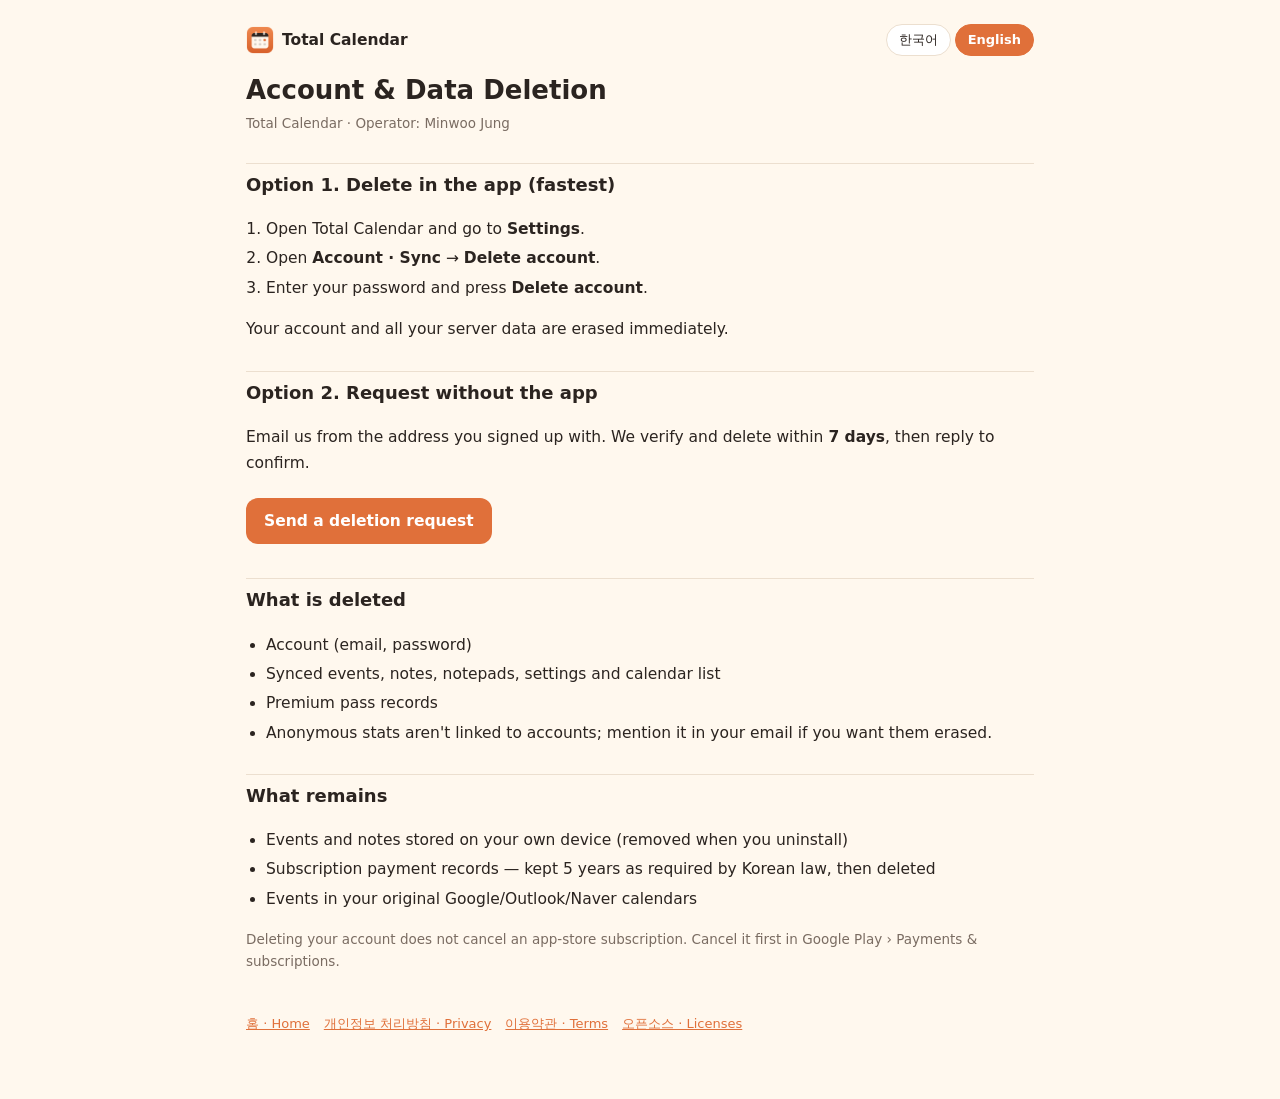
<file: docs/delete.html>
<!doctype html>
<html lang="ko">
<head>
<meta charset="utf-8">
<meta name="viewport" content="width=device-width, initial-scale=1">
<title>계정·자료 삭제 · Total Calendar</title>
<link rel="icon" href="img/icon.png">
<link rel="stylesheet" href="policy.css">
</head>
<body>
<div class="wrap">
<header><a class="home" href="./"><img src="img/icon.png" alt="">Total Calendar</a><span class="sp"></span>
<div class="lang"><button type="button" data-set="ko">한국어</button><button type="button" data-set="en">English</button></div></header>

<article data-l="ko">
<h1>계정·자료 삭제 안내</h1>
<p class="meta">Total Calendar · 운영자 정민우</p>

<h2>방법 1. 앱에서 바로 지우기 (가장 빠름)</h2>
<ol>
<li>Total Calendar를 열고 <b>설정</b>(톱니바퀴)으로 가요.</li>
<li><b>계정 · 동기화</b> → <b>계정 삭제</b>를 눌러 펼쳐요.</li>
<li>비밀번호를 한 번 더 넣고 <b>계정 삭제</b>를 눌러요.</li>
</ol>
<p>누르는 즉시 계정과 서버에 있는 내 자료가 모두 지워져요.</p>

<h2>방법 2. 앱 없이 요청하기</h2>
<p>앱을 지웠거나 쓸 수 없으면, 가입한 이메일 주소에서 아래 버튼으로 메일을 보내 주세요. 본인 확인 후 <b>7일 안에</b> 지우고 결과를 답장으로 알려 드려요.</p>
<a class="big" href="mailto:flskalsn@gmail.com?subject=%5BTotal%20Calendar%5D%20%EA%B3%84%EC%A0%95%20%EC%82%AD%EC%A0%9C%20%EC%9A%94%EC%B2%AD&body=%EC%A7%80%EC%9A%B8%20%EA%B3%84%EC%A0%95%20%EC%9D%B4%EB%A9%94%EC%9D%BC%3A%20">계정 삭제 요청 메일 보내기</a>

<h2>지워지는 것</h2>
<ul>
<li>계정(이메일·비밀번호)</li>
<li>동기화한 일정·메모·메모장·설정·캘린더 연결 목록</li>
<li>받은 프리미엄 이용권 기록</li>
<li>익명 사용 통계는 계정과 연결되지 않아 자동으로 지워지지 않아요. 지우길 원하면 메일에 함께 적어 주세요.</li>
</ul>
<h2>남는 것</h2>
<ul>
<li>내 기기 안에 저장된 일정·메모 (앱을 지우면 함께 지워져요)</li>
<li>유료 구독 결제 기록 — 법(전자상거래법)에 따라 5년 보관 후 삭제</li>
<li>Google·Outlook·네이버 등 원래 캘린더의 일정 (그 서비스에서 관리)</li>
</ul>
<p class="note">구독 중이라면 계정을 지워도 앱마켓 구독은 자동으로 해지되지 않아요. Google Play › 결제 및 정기 결제 › 정기 결제에서 먼저 해지해 주세요.</p>
</article>

<article data-l="en">
<h1>Account &amp; Data Deletion</h1>
<p class="meta">Total Calendar · Operator: Minwoo Jung</p>
<h2>Option 1. Delete in the app (fastest)</h2>
<ol><li>Open Total Calendar and go to <b>Settings</b>.</li><li>Open <b>Account · Sync</b> → <b>Delete account</b>.</li><li>Enter your password and press <b>Delete account</b>.</li></ol>
<p>Your account and all your server data are erased immediately.</p>
<h2>Option 2. Request without the app</h2>
<p>Email us from the address you signed up with. We verify and delete within <b>7 days</b>, then reply to confirm.</p>
<a class="big" href="mailto:flskalsn@gmail.com?subject=%5BTotal%20Calendar%5D%20Account%20deletion%20request&body=Account%20email%20to%20delete%3A%20">Send a deletion request</a>
<h2>What is deleted</h2>
<ul><li>Account (email, password)</li><li>Synced events, notes, notepads, settings and calendar list</li><li>Premium pass records</li><li>Anonymous stats aren't linked to accounts; mention it in your email if you want them erased.</li></ul>
<h2>What remains</h2>
<ul><li>Events and notes stored on your own device (removed when you uninstall)</li><li>Subscription payment records — kept 5 years as required by Korean law, then deleted</li><li>Events in your original Google/Outlook/Naver calendars</li></ul>
<p class="note">Deleting your account does not cancel an app-store subscription. Cancel it first in Google Play › Payments &amp; subscriptions.</p>
</article>

<footer><a href="./">홈 · Home</a><a href="privacy.html">개인정보 처리방침 · Privacy</a><a href="terms.html">이용약관 · Terms</a><a href="licenses.html">오픈소스 · Licenses</a></footer>
</div>
<script src="policy.js"></script>
</body>
</html>
</file>
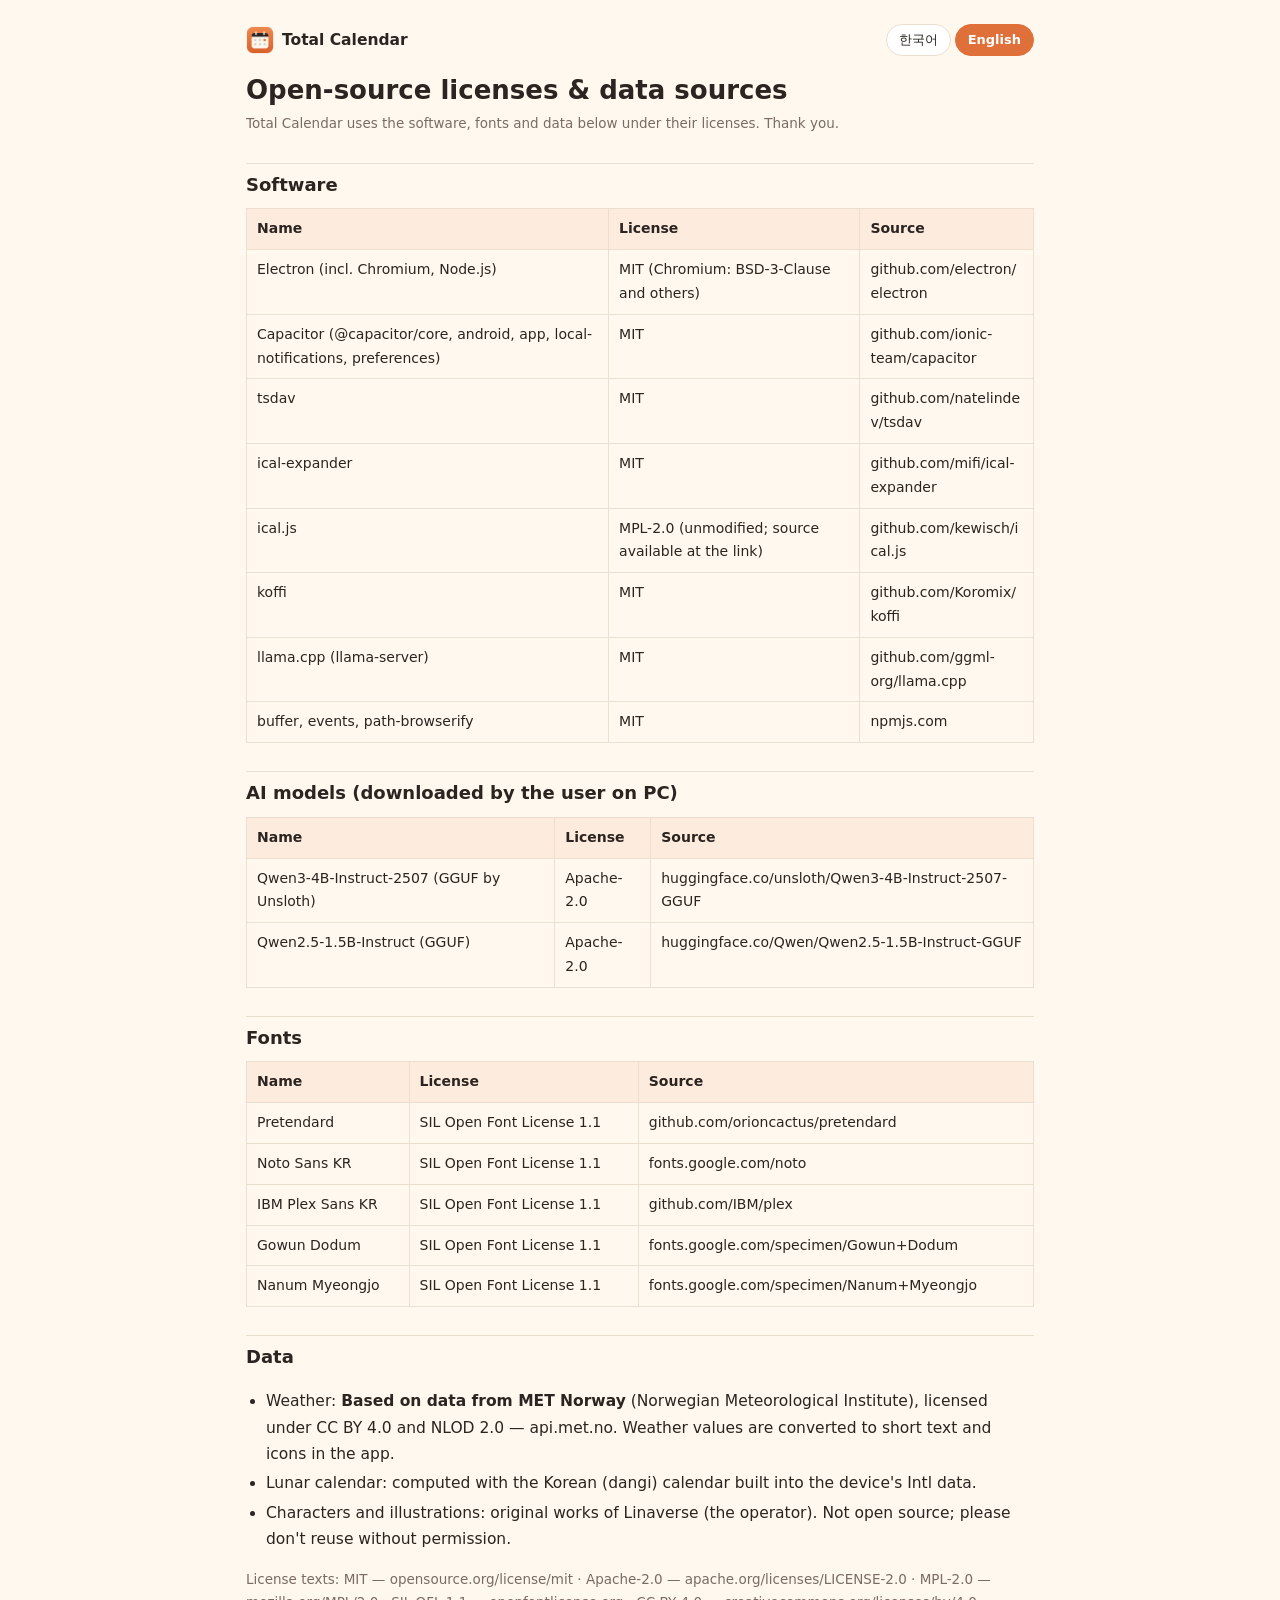
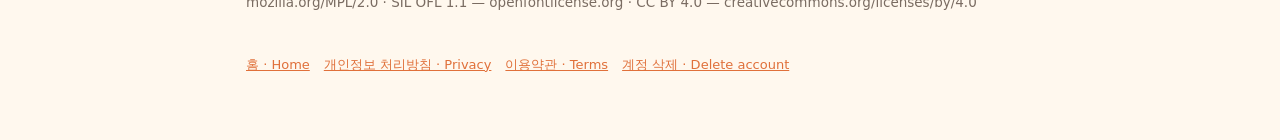
<file: docs/licenses.html>
<!doctype html>
<html lang="ko">
<head>
<meta charset="utf-8">
<meta name="viewport" content="width=device-width, initial-scale=1">
<title>오픈소스 라이선스 · Total Calendar</title>
<link rel="icon" href="img/icon.png">
<link rel="stylesheet" href="policy.css">
</head>
<body>
<div class="wrap">
<header><a class="home" href="./"><img src="img/icon.png" alt="">Total Calendar</a><span class="sp"></span>
<div class="lang"><button type="button" data-set="ko">한국어</button><button type="button" data-set="en">English</button></div></header>
<article data-l="ko"><h1>오픈소스 라이선스와 자료 출처</h1><p class="meta">Total Calendar는 아래 소프트웨어·글꼴·자료를 각 라이선스에 따라 사용해요. 고맙습니다.</p></article>
<article data-l="en"><h1>Open-source licenses &amp; data sources</h1><p class="meta">Total Calendar uses the software, fonts and data below under their licenses. Thank you.</p></article>

<h2>Software</h2>
<div class="tbl"><table class="stack">
<thead><tr><th>Name</th><th>License</th><th>Source</th></tr></thead>
<tbody>
<tr><td data-h="Name">Electron (incl. Chromium, Node.js)</td><td data-h="License">MIT (Chromium: BSD-3-Clause and others)</td><td data-h="Source">github.com/electron/electron</td></tr>
<tr><td data-h="Name">Capacitor (@capacitor/core, android, app, local-notifications, preferences)</td><td data-h="License">MIT</td><td data-h="Source">github.com/ionic-team/capacitor</td></tr>
<tr><td data-h="Name">tsdav</td><td data-h="License">MIT</td><td data-h="Source">github.com/natelindev/tsdav</td></tr>
<tr><td data-h="Name">ical-expander</td><td data-h="License">MIT</td><td data-h="Source">github.com/mifi/ical-expander</td></tr>
<tr><td data-h="Name">ical.js</td><td data-h="License">MPL-2.0 (unmodified; source available at the link)</td><td data-h="Source">github.com/kewisch/ical.js</td></tr>
<tr><td data-h="Name">koffi</td><td data-h="License">MIT</td><td data-h="Source">github.com/Koromix/koffi</td></tr>
<tr><td data-h="Name">llama.cpp (llama-server)</td><td data-h="License">MIT</td><td data-h="Source">github.com/ggml-org/llama.cpp</td></tr>
<tr><td data-h="Name">buffer, events, path-browserify</td><td data-h="License">MIT</td><td data-h="Source">npmjs.com</td></tr>
</tbody></table></div>

<h2>AI models (downloaded by the user on PC)</h2>
<div class="tbl"><table class="stack">
<thead><tr><th>Name</th><th>License</th><th>Source</th></tr></thead>
<tbody>
<tr><td data-h="Name">Qwen3-4B-Instruct-2507 (GGUF by Unsloth)</td><td data-h="License">Apache-2.0</td><td data-h="Source">huggingface.co/unsloth/Qwen3-4B-Instruct-2507-GGUF</td></tr>
<tr><td data-h="Name">Qwen2.5-1.5B-Instruct (GGUF)</td><td data-h="License">Apache-2.0</td><td data-h="Source">huggingface.co/Qwen/Qwen2.5-1.5B-Instruct-GGUF</td></tr>
</tbody></table></div>

<h2>Fonts</h2>
<div class="tbl"><table class="stack">
<thead><tr><th>Name</th><th>License</th><th>Source</th></tr></thead>
<tbody>
<tr><td data-h="Name">Pretendard</td><td data-h="License">SIL Open Font License 1.1</td><td data-h="Source">github.com/orioncactus/pretendard</td></tr>
<tr><td data-h="Name">Noto Sans KR</td><td data-h="License">SIL Open Font License 1.1</td><td data-h="Source">fonts.google.com/noto</td></tr>
<tr><td data-h="Name">IBM Plex Sans KR</td><td data-h="License">SIL Open Font License 1.1</td><td data-h="Source">github.com/IBM/plex</td></tr>
<tr><td data-h="Name">Gowun Dodum</td><td data-h="License">SIL Open Font License 1.1</td><td data-h="Source">fonts.google.com/specimen/Gowun+Dodum</td></tr>
<tr><td data-h="Name">Nanum Myeongjo</td><td data-h="License">SIL Open Font License 1.1</td><td data-h="Source">fonts.google.com/specimen/Nanum+Myeongjo</td></tr>
</tbody></table></div>

<h2>Data</h2>
<ul>
<li>Weather: <b>Based on data from MET Norway</b> (Norwegian Meteorological Institute), licensed under CC BY 4.0 and NLOD 2.0 — api.met.no. Weather values are converted to short text and icons in the app.</li>
<li>Lunar calendar: computed with the Korean (dangi) calendar built into the device's Intl data.</li>
<li>Characters and illustrations: original works of Linaverse (the operator). Not open source; please don't reuse without permission.</li>
</ul>
<p class="note">License texts: MIT — opensource.org/license/mit · Apache-2.0 — apache.org/licenses/LICENSE-2.0 · MPL-2.0 — mozilla.org/MPL/2.0 · SIL OFL 1.1 — openfontlicense.org · CC BY 4.0 — creativecommons.org/licenses/by/4.0</p>

<footer><a href="./">홈 · Home</a><a href="privacy.html">개인정보 처리방침 · Privacy</a><a href="terms.html">이용약관 · Terms</a><a href="delete.html">계정 삭제 · Delete account</a></footer>
</div>
<script src="policy.js"></script>
</body>
</html>
</file>
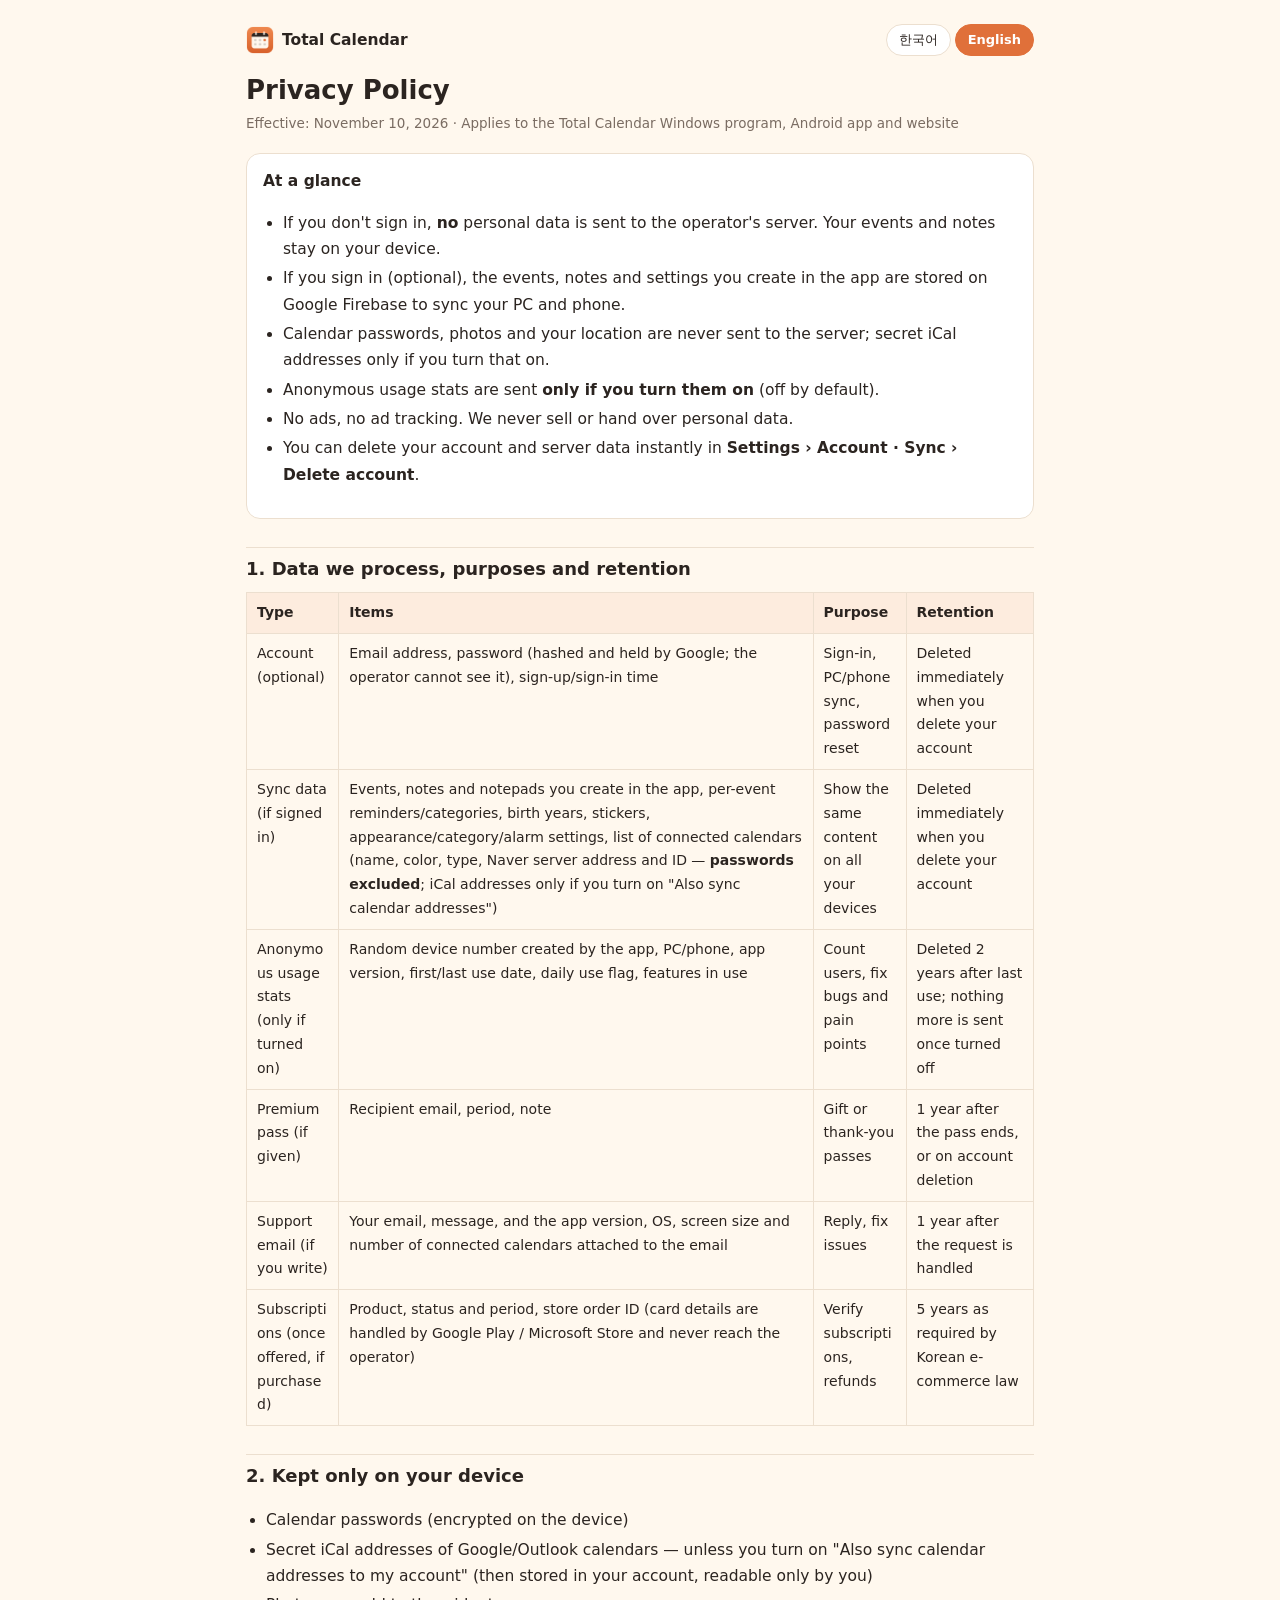
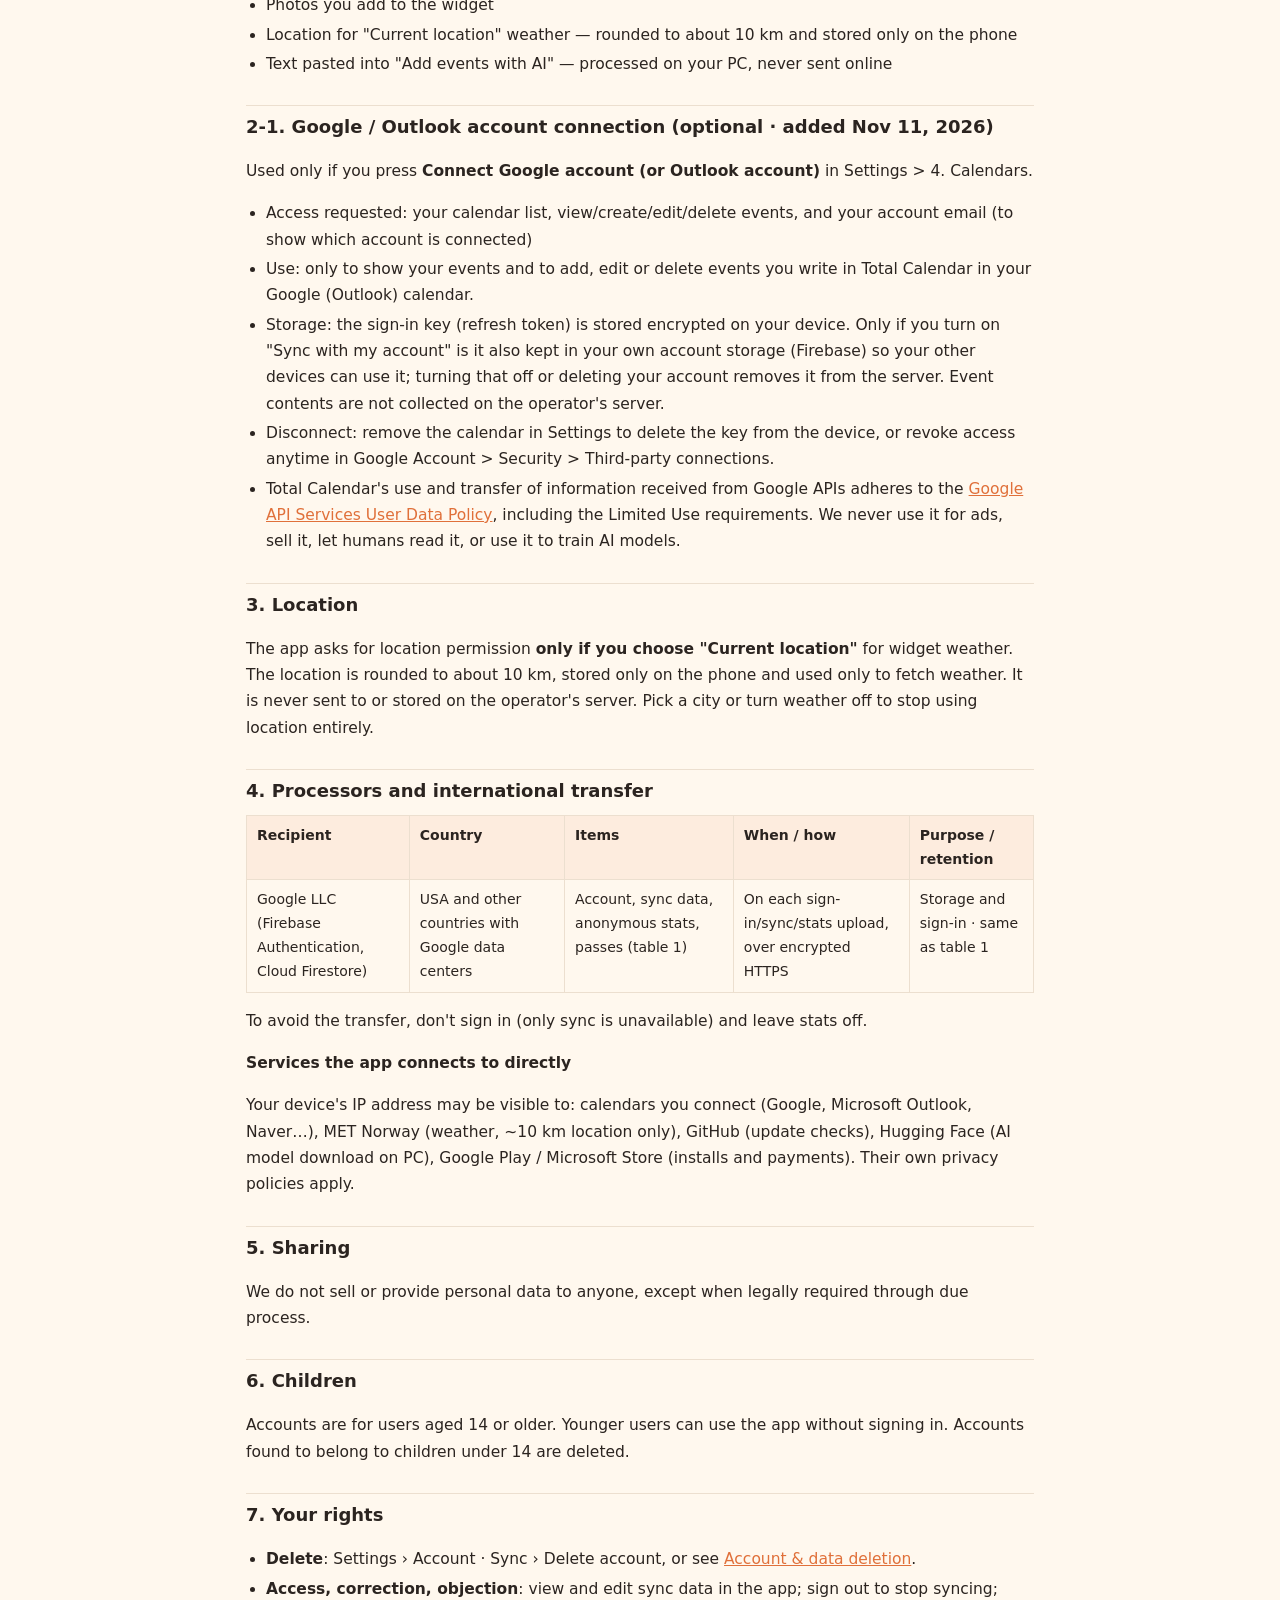
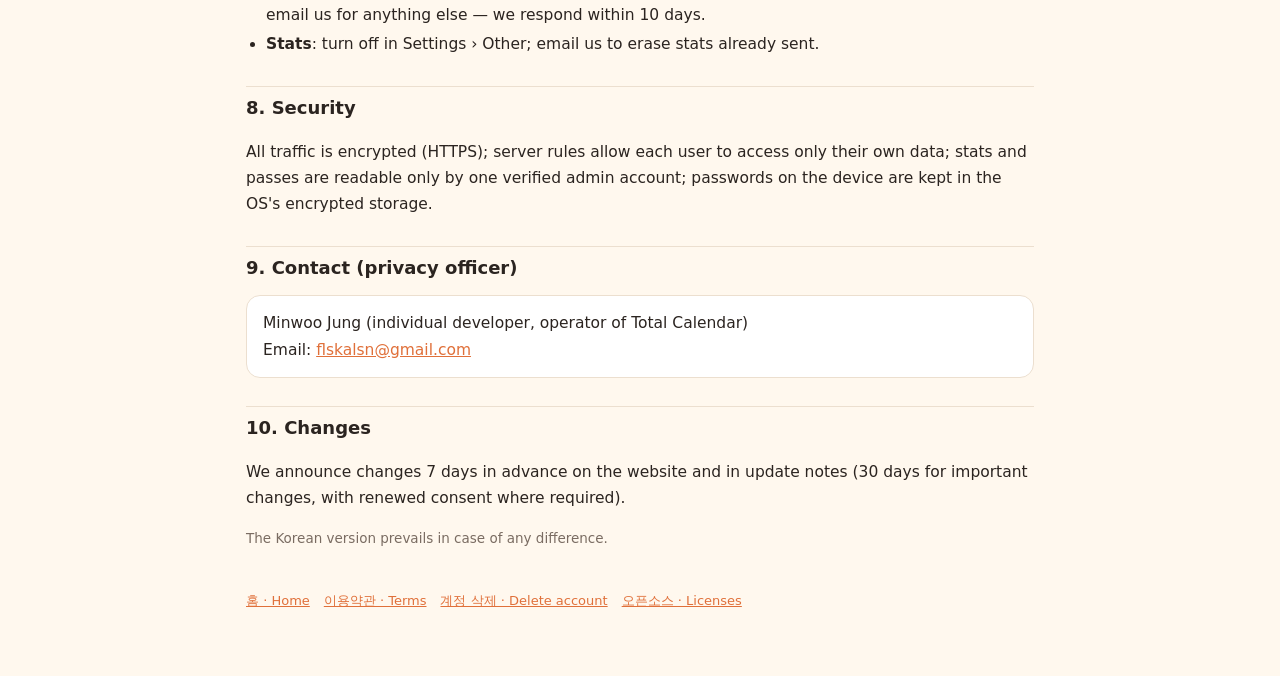
<file: docs/privacy.html>
<!doctype html>
<html lang="ko">
<head>
<meta charset="utf-8">
<meta name="viewport" content="width=device-width, initial-scale=1">
<title>개인정보 처리방침 · Total Calendar</title>
<link rel="icon" href="img/icon.png">
<link rel="stylesheet" href="policy.css">
</head>
<body>
<div class="wrap">
<header><a class="home" href="./"><img src="img/icon.png" alt="">Total Calendar</a><span class="sp"></span>
<div class="lang"><button type="button" data-set="ko">한국어</button><button type="button" data-set="en">English</button></div></header>

<!-- ============================== 한국어 ============================== -->
<article data-l="ko">
<h1>개인정보 처리방침</h1>
<p class="meta">시행일: 2026년 11월 10일 · 적용 대상: Total Calendar PC 프로그램(Windows), 휴대폰 앱(Android), 홈페이지</p>

<div class="card">
<b>한눈에 보기</b>
<ul>
<li>로그인하지 않으면 운영자 서버로 가는 개인정보는 <b>없습니다</b>. 일정·메모는 모두 내 기기 안에만 있어요.</li>
<li>로그인(선택)하면 PC·휴대폰을 맞추기 위해 내가 앱에서 만든 일정·메모·설정이 서버(Google Firebase)에 저장돼요.</li>
<li>캘린더 연결 비밀번호, 사진, 위치는 서버로 보내지 않아요. iCal 비공개 주소도 직접 켜지 않으면 보내지 않아요.</li>
<li>익명 사용 통계는 <b>직접 켠 경우에만</b> 보내요 (기본은 꺼짐).</li>
<li>광고와 광고 추적은 없고, 개인정보를 남에게 팔거나 넘기지 않아요.</li>
<li>앱 안 <b>설정 › 계정 · 동기화 › 계정 삭제</b>에서 언제든 계정과 서버 자료를 바로 지울 수 있어요.</li>
</ul>
</div>

<h2>1. 처리하는 개인정보와 목적, 보관 기간</h2>
<div class="tbl"><table class="stack">
<thead><tr><th>구분</th><th>항목</th><th>목적</th><th>보관 기간</th></tr></thead>
<tbody>
<tr><td data-h="구분">계정 (선택)</td><td data-h="항목">이메일 주소, 비밀번호(암호화되어 Google이 보관하며 운영자도 볼 수 없음), 가입·로그인 시각</td><td data-h="목적">로그인, PC·휴대폰 동기화, 비밀번호 찾기</td><td data-h="보관 기간">계정 삭제 시 즉시 삭제</td></tr>
<tr><td data-h="구분">동기화 자료 (로그인한 경우)</td><td data-h="항목">앱에서 직접 만든 일정·메모·메모장, 일정별 알림·카테고리, 태어난 해, 스티커, 꾸미기·카테고리·알람 설정, 캘린더 연결 목록(이름·색·종류, 네이버 연결의 서버 주소와 아이디 — <b>비밀번호는 제외</b>, iCal 주소는 '캘린더 주소도 내 계정으로 동기화'를 직접 켠 경우에만 포함)</td><td data-h="목적">여러 기기에서 같은 내용을 보기</td><td data-h="보관 기간">계정 삭제 시 즉시 삭제</td></tr>
<tr><td data-h="구분">익명 사용 통계 (직접 켠 경우만)</td><td data-h="항목">앱이 만든 무작위 기기 번호, PC/휴대폰 구분, 앱 버전, 처음·마지막 사용 날짜, 날짜별 사용 여부, 켜 둔 기능(로그인 여부, 연결한 캘린더 종류, 알람 개수 등)</td><td data-h="목적">사용자 수 파악, 오류·불편 개선</td><td data-h="보관 기간">마지막 사용일로부터 2년 뒤 삭제, 끄면 그 뒤로는 보내지 않음</td></tr>
<tr><td data-h="구분">프리미엄 이용권 (받은 경우)</td><td data-h="항목">받는 사람 이메일, 이용 기간, 지급 메모</td><td data-h="목적">이벤트·감사 이용권 제공</td><td data-h="보관 기간">기간이 끝나고 1년 뒤 또는 계정 삭제 시 삭제</td></tr>
<tr><td data-h="구분">문의 메일 (보낸 경우)</td><td data-h="항목">보낸 사람 이메일, 내용, 메일에 자동으로 붙는 앱 버전·운영체제·화면 크기·연결한 캘린더 개수</td><td data-h="목적">답변, 오류 수정</td><td data-h="보관 기간">처리 완료 후 1년 뒤 삭제</td></tr>
<tr><td data-h="구분">유료 구독 (도입 후, 구매한 경우)</td><td data-h="항목">구독 상품, 구독 상태·기간, 스토어가 주는 주문 번호 (카드 번호 등 결제 정보는 Google Play·Microsoft Store가 처리하며 운영자는 받지 않음)</td><td data-h="목적">구독 확인, 환불 처리</td><td data-h="보관 기간">전자상거래법에 따라 5년</td></tr>
</tbody></table></div>

<h2>2. 서버로 보내지 않는 정보 (내 기기 안에만)</h2>
<ul>
<li>네이버 등 캘린더 연결 비밀번호 — 기기 안에서 암호화해 보관</li>
<li>Google·Outlook iCal 비공개 주소 — 그 주소만 알면 일정을 볼 수 있어서 기본으로는 서버에 올리지 않아요. 설정에서 '캘린더 주소도 내 계정으로 동기화'를 켠 경우에만 내 계정(본인만 읽기 가능)에 저장돼요</li>
<li>위젯에 넣은 사진</li>
<li>'현재 위치' 날씨를 고른 경우의 위치 — 약 10km 단위(소수 첫째 자리)로 줄여서 기기 안에만 저장</li>
<li>'AI로 일정 등록'에 붙여넣은 글 — PC 안에서만 처리, 인터넷으로 보내지 않음</li>
</ul>

<h2>2-1. Google·Outlook 계정 연결 (선택 · 2026년 11월 11일 추가)</h2>
<p>설정 &gt; 4. 캘린더 연결에서 <b>Google 계정(또는 Outlook 계정)으로 연결</b>을 직접 누른 경우에만 동작해요.</p>
<ul>
<li>받는 권한: 내 캘린더 목록 보기, 일정 보기·만들기·수정·삭제, 계정 이메일 주소(어느 계정이 연결됐는지 보여 주는 용도)</li>
<li>쓰는 곳: 내 일정을 달력에 보여 주고, Total Calendar에서 적은 일정을 내 Google(Outlook) 캘린더에 등록·수정·삭제하는 데만 써요.</li>
<li>보관: 로그인 열쇠(갱신 토큰)는 내 기기 안에 암호화해서 저장해요. '내 계정으로 동기화'를 켠 경우에만 다른 기기에서도 쓸 수 있도록 내 계정 저장 공간(Firebase)에 함께 저장되고, 끄거나 계정을 지우면 서버에서 지워져요. 일정 내용 자체는 운영자 서버에 따로 모으지 않아요.</li>
<li>연결 끊기: 설정에서 그 캘린더를 지우면 이 기기에서 열쇠가 삭제돼요. Google 계정 &gt; 보안 &gt; 서드 파티 연결에서도 언제든 접근 권한을 취소할 수 있어요.</li>
<li>Total Calendar가 Google API로 받은 정보를 쓰고 다른 앱으로 옮기는 방식은 <a href="https://developers.google.com/terms/api-services-user-data-policy">Google API 서비스 사용자 데이터 정책</a>(제한적 사용 요건 포함)을 따라요. 받은 정보를 광고에 쓰거나, 팔거나, 사람이 읽거나, AI 학습에 쓰지 않아요.</li>
</ul>

<h2>3. 위치정보</h2>
<p>휴대폰 위젯에서 날씨 지역을 <b>'현재 위치'로 직접 고른 경우에만</b> 위치 권한을 요청해요. 받은 위치는 약 10km 단위로 줄여 휴대폰 안에만 저장하고, 그 지역의 날씨를 받아 오는 데만 써요. 운영자 서버에는 보내지도 저장하지도 않아요. 날씨 지역을 도시로 고르거나 날씨를 끄면 위치를 전혀 쓰지 않아요. 휴대폰 설정에서 권한을 언제든 끌 수 있어요.</p>

<h2>4. 처리 위탁과 국외 이전</h2>
<p>로그인·동기화·통계·이용권 기능을 위해 아래 업체의 서비스를 써요. 이 정보는 국외 서버에 저장될 수 있어요.</p>
<div class="tbl"><table class="stack">
<thead><tr><th>받는 곳</th><th>이전되는 나라</th><th>항목</th><th>시기·방법</th><th>목적·보관 기간</th></tr></thead>
<tbody>
<tr><td data-h="받는 곳">Google LLC (Firebase Authentication, Cloud Firestore)<br><span class="note">연락처: firebase.google.com/support</span></td><td data-h="이전되는 나라">미국 등 Google 데이터센터 소재 국가</td><td data-h="항목">1번 표의 계정, 동기화 자료, 익명 사용 통계, 이용권</td><td data-h="시기·방법">로그인·동기화·통계 전송 때마다 암호화된 인터넷 통신(HTTPS)으로</td><td data-h="목적·보관 기간">저장·로그인 처리 · 1번 표의 보관 기간과 같음</td></tr>
</tbody></table></div>
<p>국외 이전을 원하지 않으면 로그인하지 않고(동기화만 쓸 수 없고 나머지 기능은 그대로), 익명 통계를 켜지 않으면 돼요.</p>

<h3>운영자를 거치지 않고 앱이 직접 연결하는 곳</h3>
<p>아래 서비스에는 앱이 직접 연결하며, 연결할 때 기기의 IP 주소 등 통신 정보가 그 서비스에 전달될 수 있어요. 각 서비스의 개인정보 처리방침이 적용돼요.</p>
<ul>
<li>사용자가 연결한 캘린더(Google·Microsoft Outlook·네이버 등) — 일정 읽기·쓰기</li>
<li>MET Norway (노르웨이 기상청, api.met.no) — 날씨 조회 (약 10km 단위 위치만)</li>
<li>GitHub (Microsoft) — 새 버전 확인·내려받기</li>
<li>Hugging Face — PC에서 AI 모델을 직접 내려받을 때</li>
<li>Google Play·Microsoft Store — 앱 설치와 결제(도입 시)</li>
</ul>

<h2>5. 제3자 제공</h2>
<p>개인정보를 다른 사람이나 회사에 제공하거나 팔지 않아요. 법에 따라 수사기관 등이 정당한 절차로 요구하는 경우만 예외예요.</p>

<h2>6. 만 14세 미만</h2>
<p>계정 가입은 만 14세 이상만 할 수 있어요. 만 14세 미만은 로그인 없이(동기화 없이) 이용해 주세요. 만 14세 미만의 계정이 확인되면 지체 없이 삭제해요.</p>

<h2>7. 내 권리와 행사 방법</h2>
<ul>
<li><b>삭제</b>: 앱 안 <b>설정 › 계정 · 동기화 › 계정 삭제</b>에서 바로 지울 수 있어요. 앱을 쓸 수 없으면 <a href="delete.html">계정·자료 삭제 안내</a>를 봐 주세요.</li>
<li><b>열람·정정·처리 정지</b>: 동기화 자료는 앱에서 직접 보고 고칠 수 있고, 로그아웃하면 동기화가 멈춰요. 그 밖의 요청은 아래 메일로 보내 주세요. 10일 안에 처리하고 결과를 알려 드려요.</li>
<li><b>익명 통계 중지</b>: 설정 › 기타에서 끄면 그 뒤로 보내지 않아요. 이미 보낸 기록 삭제를 원하면 메일로 알려 주세요.</li>
</ul>

<h2>8. 파기</h2>
<p>보관 기간이 끝나거나 삭제를 요청하면 지체 없이 서버에서 지우며, 지운 자료는 되살릴 수 없어요. 법에 따라 보관해야 하는 정보(유료 결제 기록)는 따로 분리해 그 기간만 보관해요.</p>

<h2>9. 안전 조치</h2>
<ul>
<li>모든 통신은 암호화(HTTPS)</li>
<li>서버 접근 규칙으로 본인 자료는 본인만 읽고 쓸 수 있게 제한, 통계·이용권 열람은 인증된 관리자 계정 1개로 제한</li>
<li>기기 안 비밀번호는 운영체제의 암호화 저장소에 보관</li>
</ul>

<h2>10. 자동 수집 장치</h2>
<p>앱은 광고 식별자나 쿠키를 쓰지 않아요. 홈페이지는 GitHub Pages로 운영되며, 운영자는 방문 기록을 따로 모으지 않아요(GitHub가 보안을 위해 접속 기록을 남길 수 있어요).</p>

<h2>11. 개인정보 보호책임자</h2>
<div class="card">성명: 정민우 (개인 개발자, Total Calendar 운영자)<br>이메일: <a href="mailto:flskalsn@gmail.com">flskalsn@gmail.com</a></div>
<p>개인정보 침해에 대한 상담이 필요하면 아래 기관에도 문의할 수 있어요.</p>
<ul class="note">
<li>개인정보침해신고센터 (privacy.kisa.or.kr / 국번 없이 118)</li>
<li>개인정보분쟁조정위원회 (kopico.go.kr / 1833-6972)</li>
<li>대검찰청 (spo.go.kr / 1301), 경찰청 (ecrm.police.go.kr / 182)</li>
</ul>

<h2>12. 방침 변경</h2>
<p>이 방침을 바꾸면 시행 7일 전에 홈페이지와 앱 업데이트 안내로 알려 드려요. 수집 항목이 늘어나는 등 중요한 변경은 30일 전에 알리고, 필요하면 다시 동의를 받아요.</p>
</article>

<!-- ============================== English ============================== -->
<article data-l="en">
<h1>Privacy Policy</h1>
<p class="meta">Effective: November 10, 2026 · Applies to the Total Calendar Windows program, Android app and website</p>

<div class="card">
<b>At a glance</b>
<ul>
<li>If you don't sign in, <b>no</b> personal data is sent to the operator's server. Your events and notes stay on your device.</li>
<li>If you sign in (optional), the events, notes and settings you create in the app are stored on Google Firebase to sync your PC and phone.</li>
<li>Calendar passwords, photos and your location are never sent to the server; secret iCal addresses only if you turn that on.</li>
<li>Anonymous usage stats are sent <b>only if you turn them on</b> (off by default).</li>
<li>No ads, no ad tracking. We never sell or hand over personal data.</li>
<li>You can delete your account and server data instantly in <b>Settings › Account · Sync › Delete account</b>.</li>
</ul>
</div>

<h2>1. Data we process, purposes and retention</h2>
<div class="tbl"><table class="stack">
<thead><tr><th>Type</th><th>Items</th><th>Purpose</th><th>Retention</th></tr></thead>
<tbody>
<tr><td data-h="Type">Account (optional)</td><td data-h="Items">Email address, password (hashed and held by Google; the operator cannot see it), sign-up/sign-in time</td><td data-h="Purpose">Sign-in, PC/phone sync, password reset</td><td data-h="Retention">Deleted immediately when you delete your account</td></tr>
<tr><td data-h="Type">Sync data (if signed in)</td><td data-h="Items">Events, notes and notepads you create in the app, per-event reminders/categories, birth years, stickers, appearance/category/alarm settings, list of connected calendars (name, color, type, Naver server address and ID — <b>passwords excluded</b>; iCal addresses only if you turn on "Also sync calendar addresses")</td><td data-h="Purpose">Show the same content on all your devices</td><td data-h="Retention">Deleted immediately when you delete your account</td></tr>
<tr><td data-h="Type">Anonymous usage stats (only if turned on)</td><td data-h="Items">Random device number created by the app, PC/phone, app version, first/last use date, daily use flag, features in use</td><td data-h="Purpose">Count users, fix bugs and pain points</td><td data-h="Retention">Deleted 2 years after last use; nothing more is sent once turned off</td></tr>
<tr><td data-h="Type">Premium pass (if given)</td><td data-h="Items">Recipient email, period, note</td><td data-h="Purpose">Gift or thank-you passes</td><td data-h="Retention">1 year after the pass ends, or on account deletion</td></tr>
<tr><td data-h="Type">Support email (if you write)</td><td data-h="Items">Your email, message, and the app version, OS, screen size and number of connected calendars attached to the email</td><td data-h="Purpose">Reply, fix issues</td><td data-h="Retention">1 year after the request is handled</td></tr>
<tr><td data-h="Type">Subscriptions (once offered, if purchased)</td><td data-h="Items">Product, status and period, store order ID (card details are handled by Google Play / Microsoft Store and never reach the operator)</td><td data-h="Purpose">Verify subscriptions, refunds</td><td data-h="Retention">5 years as required by Korean e-commerce law</td></tr>
</tbody></table></div>

<h2>2. Kept only on your device</h2>
<ul>
<li>Calendar passwords (encrypted on the device)</li>
<li>Secret iCal addresses of Google/Outlook calendars — unless you turn on "Also sync calendar addresses to my account" (then stored in your account, readable only by you)</li>
<li>Photos you add to the widget</li>
<li>Location for "Current location" weather — rounded to about 10 km and stored only on the phone</li>
<li>Text pasted into "Add events with AI" — processed on your PC, never sent online</li>
</ul>

<h2>2-1. Google / Outlook account connection (optional · added Nov 11, 2026)</h2>
<p>Used only if you press <b>Connect Google account (or Outlook account)</b> in Settings &gt; 4. Calendars.</p>
<ul>
<li>Access requested: your calendar list, view/create/edit/delete events, and your account email (to show which account is connected)</li>
<li>Use: only to show your events and to add, edit or delete events you write in Total Calendar in your Google (Outlook) calendar.</li>
<li>Storage: the sign-in key (refresh token) is stored encrypted on your device. Only if you turn on "Sync with my account" is it also kept in your own account storage (Firebase) so your other devices can use it; turning that off or deleting your account removes it from the server. Event contents are not collected on the operator's server.</li>
<li>Disconnect: remove the calendar in Settings to delete the key from the device, or revoke access anytime in Google Account &gt; Security &gt; Third-party connections.</li>
<li>Total Calendar's use and transfer of information received from Google APIs adheres to the <a href="https://developers.google.com/terms/api-services-user-data-policy">Google API Services User Data Policy</a>, including the Limited Use requirements. We never use it for ads, sell it, let humans read it, or use it to train AI models.</li>
</ul>

<h2>3. Location</h2>
<p>The app asks for location permission <b>only if you choose "Current location"</b> for widget weather. The location is rounded to about 10 km, stored only on the phone and used only to fetch weather. It is never sent to or stored on the operator's server. Pick a city or turn weather off to stop using location entirely.</p>

<h2>4. Processors and international transfer</h2>
<div class="tbl"><table class="stack">
<thead><tr><th>Recipient</th><th>Country</th><th>Items</th><th>When / how</th><th>Purpose / retention</th></tr></thead>
<tbody>
<tr><td data-h="Recipient">Google LLC (Firebase Authentication, Cloud Firestore)</td><td data-h="Country">USA and other countries with Google data centers</td><td data-h="Items">Account, sync data, anonymous stats, passes (table 1)</td><td data-h="When / how">On each sign-in/sync/stats upload, over encrypted HTTPS</td><td data-h="Purpose / retention">Storage and sign-in · same as table 1</td></tr>
</tbody></table></div>
<p>To avoid the transfer, don't sign in (only sync is unavailable) and leave stats off.</p>
<h3>Services the app connects to directly</h3>
<p>Your device's IP address may be visible to: calendars you connect (Google, Microsoft Outlook, Naver…), MET Norway (weather, ~10 km location only), GitHub (update checks), Hugging Face (AI model download on PC), Google Play / Microsoft Store (installs and payments). Their own privacy policies apply.</p>

<h2>5. Sharing</h2>
<p>We do not sell or provide personal data to anyone, except when legally required through due process.</p>
<h2>6. Children</h2>
<p>Accounts are for users aged 14 or older. Younger users can use the app without signing in. Accounts found to belong to children under 14 are deleted.</p>
<h2>7. Your rights</h2>
<ul>
<li><b>Delete</b>: Settings › Account · Sync › Delete account, or see <a href="delete.html">Account &amp; data deletion</a>.</li>
<li><b>Access, correction, objection</b>: view and edit sync data in the app; sign out to stop syncing; email us for anything else — we respond within 10 days.</li>
<li><b>Stats</b>: turn off in Settings › Other; email us to erase stats already sent.</li>
</ul>
<h2>8. Security</h2>
<p>All traffic is encrypted (HTTPS); server rules allow each user to access only their own data; stats and passes are readable only by one verified admin account; passwords on the device are kept in the OS's encrypted storage.</p>
<h2>9. Contact (privacy officer)</h2>
<div class="card">Minwoo Jung (individual developer, operator of Total Calendar)<br>Email: <a href="mailto:flskalsn@gmail.com">flskalsn@gmail.com</a></div>
<h2>10. Changes</h2>
<p>We announce changes 7 days in advance on the website and in update notes (30 days for important changes, with renewed consent where required).</p>
<p class="note">The Korean version prevails in case of any difference.</p>
</article>

<footer><a href="./">홈 · Home</a><a href="terms.html">이용약관 · Terms</a><a href="delete.html">계정 삭제 · Delete account</a><a href="licenses.html">오픈소스 · Licenses</a></footer>
</div>
<script src="policy.js"></script>
</body>
</html>
</file>
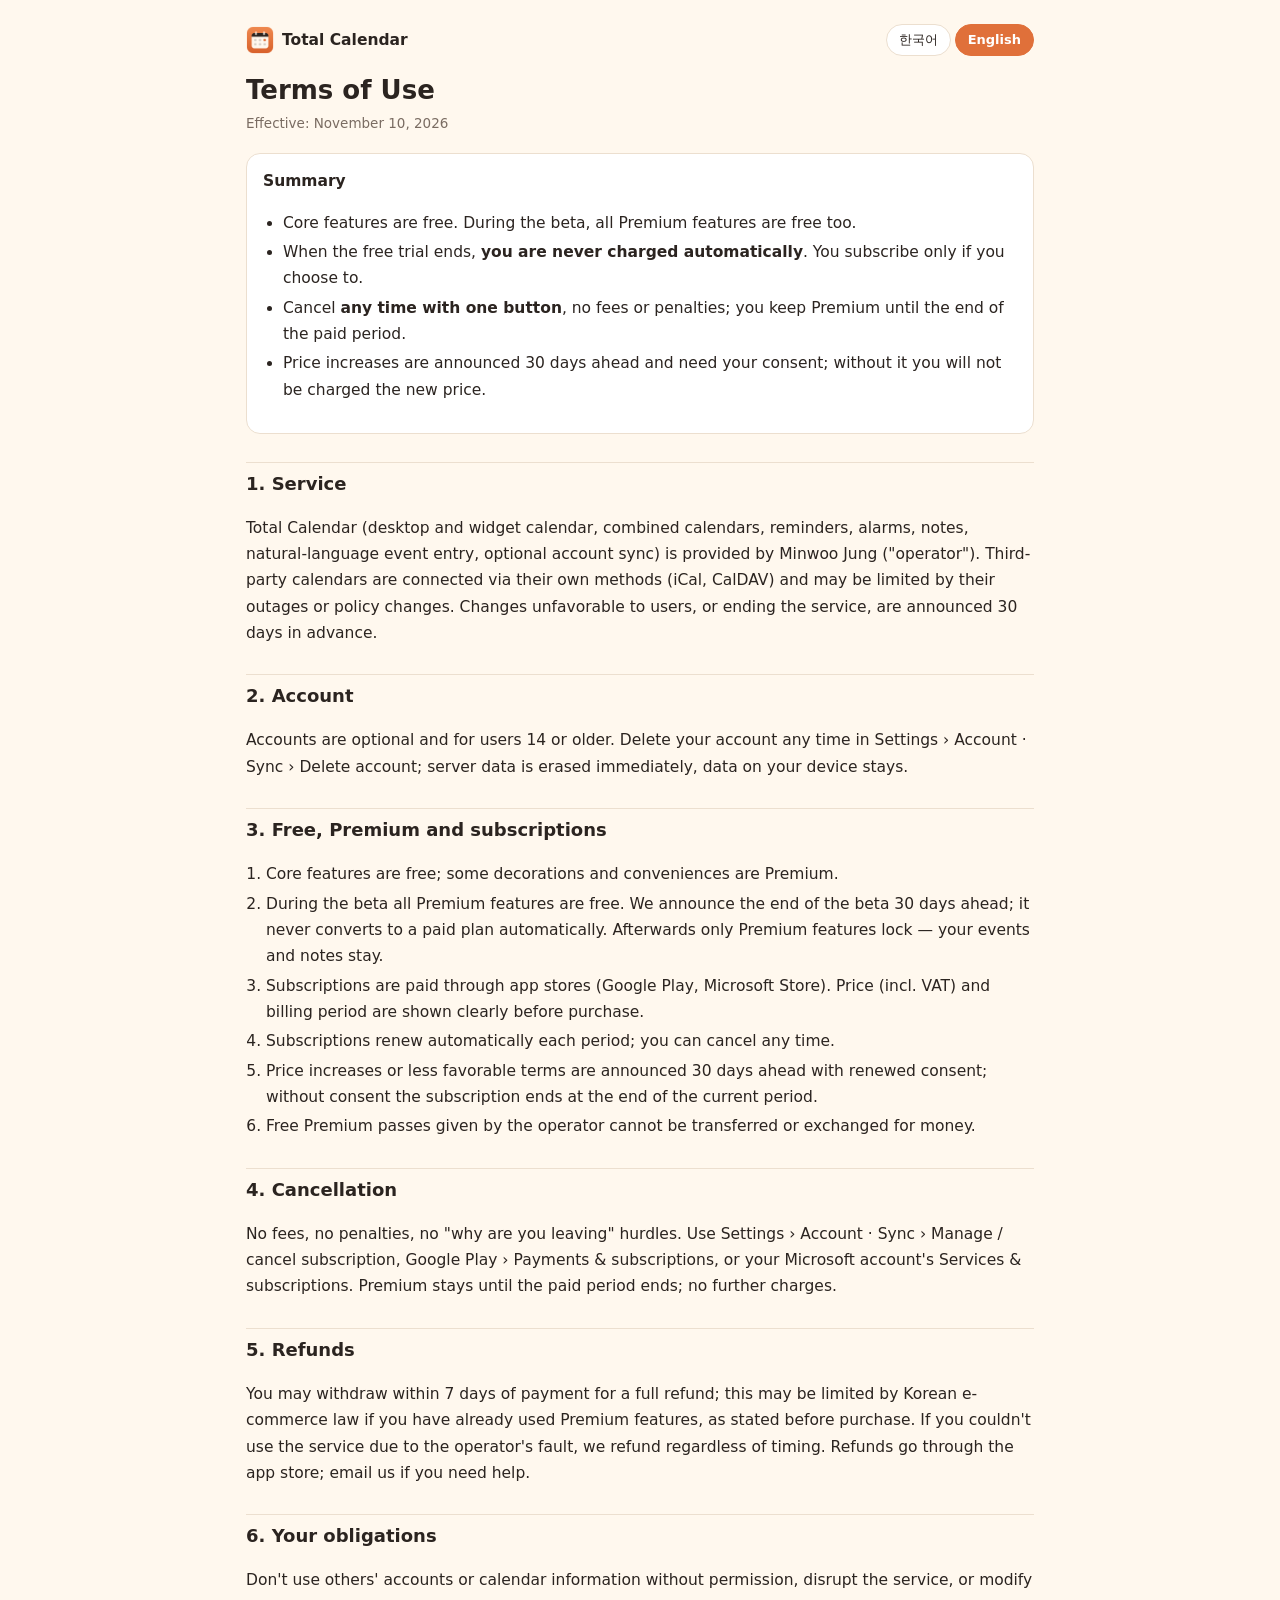
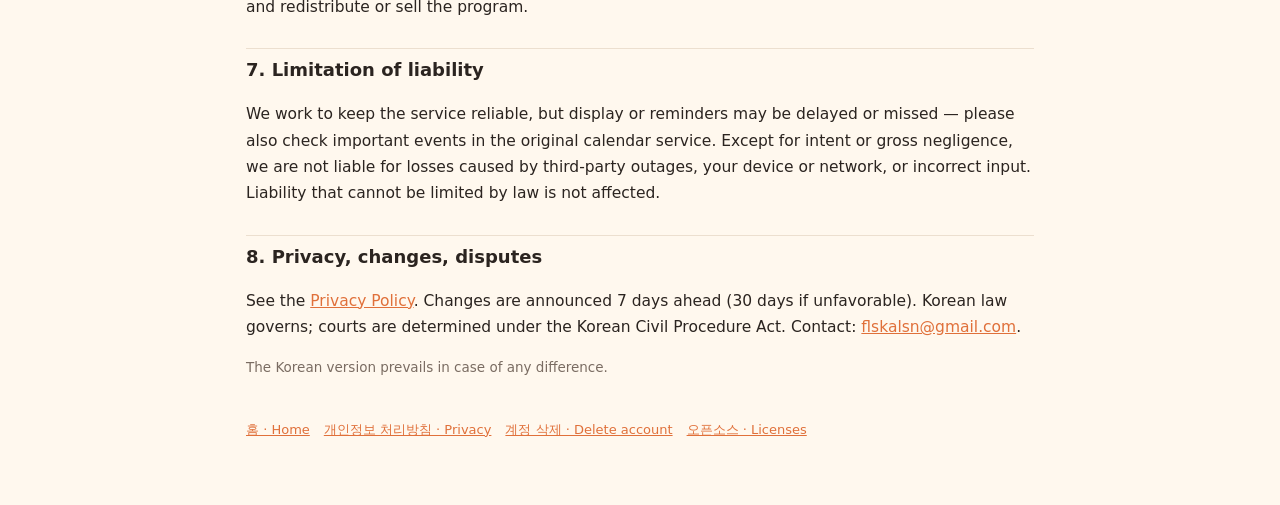
<file: docs/terms.html>
<!doctype html>
<html lang="ko">
<head>
<meta charset="utf-8">
<meta name="viewport" content="width=device-width, initial-scale=1">
<title>이용약관 · Total Calendar</title>
<link rel="icon" href="img/icon.png">
<link rel="stylesheet" href="policy.css">
</head>
<body>
<div class="wrap">
<header><a class="home" href="./"><img src="img/icon.png" alt="">Total Calendar</a><span class="sp"></span>
<div class="lang"><button type="button" data-set="ko">한국어</button><button type="button" data-set="en">English</button></div></header>

<article data-l="ko">
<h1>이용약관</h1>
<p class="meta">시행일: 2026년 11월 10일</p>

<div class="card"><b>요약</b>
<ul>
<li>기본 기능은 무료예요. 지금은 베타 기간이라 프리미엄 기능도 모두 무료로 써요.</li>
<li>무료 체험이 끝나도 <b>저절로 결제되지 않아요</b>. 유료로 쓰려면 직접 구독해야 해요.</li>
<li>구독은 <b>언제든 버튼 하나로 해지</b>할 수 있고, 위약금·해지 수수료가 없어요. 해지해도 이미 낸 기간까지는 그대로 써요.</li>
<li>가격을 올릴 때는 30일 전에 알리고 다시 동의를 받아요. 동의하지 않으면 올린 가격으로 결제되지 않아요.</li>
</ul></div>

<h2>제1조 (목적)</h2>
<p>이 약관은 정민우(이하 "운영자")가 제공하는 Total Calendar PC 프로그램, 휴대폰 앱과 관련 서비스(이하 "서비스")의 이용 조건을 정해요.</p>

<h2>제2조 (서비스 내용)</h2>
<ul>
<li>바탕화면·위젯 달력, 여러 캘린더(Google·Outlook·네이버 등) 함께 보기, 알림·알람, 메모, 말로(AI로) 일정 등록, 계정 동기화(선택) 등</li>
<li>Google·Outlook 등 다른 회사 캘린더는 그 회사가 제공하는 방식(iCal·CalDAV)으로 연결하며, 그 서비스의 장애나 정책 변경으로 일부 기능이 제한될 수 있어요.</li>
<li>운영자는 기능을 더하거나 바꿀 수 있어요. 이용자에게 불리하게 바꾸거나 서비스를 끝낼 때는 30일 전에 알려요.</li>
</ul>

<h2>제3조 (계정)</h2>
<ul>
<li>계정은 선택이며 만 14세 이상만 만들 수 있어요. 계정 없이도 동기화를 뺀 모든 기능을 쓸 수 있어요.</li>
<li>이용자는 언제든 앱 안 <b>설정 › 계정 · 동기화 › 계정 삭제</b>로 탈퇴할 수 있어요. 탈퇴하면 서버 자료가 바로 지워지고, 기기 안 일정·메모는 남아요.</li>
<li>비밀번호는 이용자가 관리해요. 다른 사람이 쓰는 것을 알게 되면 바로 비밀번호를 바꾸고 운영자에게 알려 주세요.</li>
</ul>

<h2>제4조 (무료·프리미엄과 유료 구독)</h2>
<ol>
<li>기본 기능은 무료예요. 캐릭터·스킨·위젯 사진·AI 등록 등 일부 꾸미기·편의 기능은 프리미엄이에요.</li>
<li>베타 기간에는 모든 프리미엄 기능이 무료예요. 베타가 끝나기 30일 전에 앱과 홈페이지로 알리며, <b>무료 체험이 끝나도 자동으로 유료 전환되거나 결제되지 않아요.</b> 베타가 끝나면 프리미엄 기능만 잠기고, 만든 일정·메모는 그대로 남아요.</li>
<li>유료 구독은 Google Play·Microsoft Store 등 앱마켓 결제로 이뤄지며, 가격(부가세 포함)과 결제 주기를 결제 전에 분명히 보여 드려요.</li>
<li>구독은 기간이 끝날 때마다 자동으로 연장돼요. 연장 전에 앱마켓이 정한 방식으로 알림이 가며, 이용자는 언제든 해지할 수 있어요.</li>
<li>가격을 올리거나 구독 조건을 이용자에게 불리하게 바꿀 때는 30일 전에 알리고 다시 동의를 받아요. 동의하지 않으면 그 전 조건이 끝나는 날 구독이 끝나며, 올린 가격으로 결제되지 않아요.</li>
<li>운영자가 이벤트·감사의 뜻으로 주는 '프리미엄 이용권'은 무료이며, 남에게 넘기거나 돈으로 바꿀 수 없어요.</li>
</ol>

<h2>제5조 (해지)</h2>
<ul>
<li>해지는 언제든 할 수 있고, 위약금·해지 수수료·해지 사유를 묻는 절차가 없어요.</li>
<li>해지 방법: 앱 안 <b>설정 › 계정 · 동기화 › 구독 관리 · 해지하기</b> 버튼, 또는 휴대폰은 Google Play › 결제 및 정기 결제 › 정기 결제, PC는 Microsoft 계정의 서비스 및 구독 화면</li>
<li>해지해도 이미 결제한 기간이 끝날 때까지는 프리미엄을 그대로 쓰고, 그 다음 결제는 일어나지 않아요.</li>
</ul>

<h2>제6조 (청약 철회·환불)</h2>
<ul>
<li>결제한 날부터 7일 안에는 청약 철회(전액 환불)를 요청할 수 있어요. 다만 결제 전에 알린 대로 프리미엄 기능을 이미 사용했다면 「전자상거래법」에 따라 철회가 제한될 수 있어요.</li>
<li>서비스 장애 등 운영자의 잘못으로 이용하지 못한 경우에는 기간과 관계없이 환불해 드려요.</li>
<li>환불은 앱마켓의 환불 절차로 진행돼요. 어려우면 운영자 메일로 알려 주시면 함께 처리해요.</li>
</ul>

<h2>제7조 (이용자의 의무)</h2>
<p>다른 사람의 계정이나 캘린더 정보를 허락 없이 쓰거나, 서비스·서버를 방해하거나, 프로그램을 고쳐 다시 배포하거나 판매하는 행위를 하면 안 돼요.</p>

<h2>제8조 (책임의 한계)</h2>
<ul>
<li>운영자는 서비스를 안정적으로 제공하려고 노력하지만, 일정 표시·알림이 늦거나 빠질 수 있어요. 중요한 일정은 원래 캘린더 서비스에서도 확인해 주세요.</li>
<li>운영자는 고의나 중대한 잘못이 없는 한, 다른 회사 서비스의 장애, 이용자 기기·인터넷 문제, 이용자가 입력한 정보의 잘못으로 생긴 손해를 책임지지 않아요. 다만 법률상 운영자가 져야 하는 책임은 이 조항으로 줄어들지 않아요.</li>
</ul>

<h2>제9조 (개인정보)</h2>
<p>개인정보는 <a href="privacy.html">개인정보 처리방침</a>에 따라 처리해요.</p>

<h2>제10조 (약관 변경)</h2>
<p>약관을 바꿀 때는 시행 7일 전(이용자에게 불리한 변경은 30일 전)에 홈페이지와 앱으로 알려요. 바뀐 약관에 동의하지 않으면 언제든 탈퇴·해지할 수 있어요.</p>

<h2>제11조 (분쟁 해결)</h2>
<p>궁금한 점이나 불만은 아래 메일로 보내 주시면 7일 안에 답변해요. 분쟁은 대한민국 법을 따르며, 소송은 민사소송법에 따른 관할 법원에서 해요. 한국소비자원(국번 없이 1372) 등의 조정을 신청할 수도 있어요.</p>

<h2>운영자 정보</h2>
<div class="card">운영자: 정민우 (개인 개발자)<br>문의: <a href="mailto:flskalsn@gmail.com">flskalsn@gmail.com</a><br><span class="note">유료 판매를 시작하기 전에 사업자 정보(상호, 사업자등록번호, 통신판매업 신고번호 등)를 이곳에 게시해요.</span></div>
</article>

<article data-l="en">
<h1>Terms of Use</h1>
<p class="meta">Effective: November 10, 2026</p>
<div class="card"><b>Summary</b>
<ul>
<li>Core features are free. During the beta, all Premium features are free too.</li>
<li>When the free trial ends, <b>you are never charged automatically</b>. You subscribe only if you choose to.</li>
<li>Cancel <b>any time with one button</b>, no fees or penalties; you keep Premium until the end of the paid period.</li>
<li>Price increases are announced 30 days ahead and need your consent; without it you will not be charged the new price.</li>
</ul></div>
<h2>1. Service</h2>
<p>Total Calendar (desktop and widget calendar, combined calendars, reminders, alarms, notes, natural-language event entry, optional account sync) is provided by Minwoo Jung ("operator"). Third-party calendars are connected via their own methods (iCal, CalDAV) and may be limited by their outages or policy changes. Changes unfavorable to users, or ending the service, are announced 30 days in advance.</p>
<h2>2. Account</h2>
<p>Accounts are optional and for users 14 or older. Delete your account any time in Settings › Account · Sync › Delete account; server data is erased immediately, data on your device stays.</p>
<h2>3. Free, Premium and subscriptions</h2>
<ol>
<li>Core features are free; some decorations and conveniences are Premium.</li>
<li>During the beta all Premium features are free. We announce the end of the beta 30 days ahead; it never converts to a paid plan automatically. Afterwards only Premium features lock — your events and notes stay.</li>
<li>Subscriptions are paid through app stores (Google Play, Microsoft Store). Price (incl. VAT) and billing period are shown clearly before purchase.</li>
<li>Subscriptions renew automatically each period; you can cancel any time.</li>
<li>Price increases or less favorable terms are announced 30 days ahead with renewed consent; without consent the subscription ends at the end of the current period.</li>
<li>Free Premium passes given by the operator cannot be transferred or exchanged for money.</li>
</ol>
<h2>4. Cancellation</h2>
<p>No fees, no penalties, no "why are you leaving" hurdles. Use Settings › Account · Sync › Manage / cancel subscription, Google Play › Payments &amp; subscriptions, or your Microsoft account's Services &amp; subscriptions. Premium stays until the paid period ends; no further charges.</p>
<h2>5. Refunds</h2>
<p>You may withdraw within 7 days of payment for a full refund; this may be limited by Korean e-commerce law if you have already used Premium features, as stated before purchase. If you couldn't use the service due to the operator's fault, we refund regardless of timing. Refunds go through the app store; email us if you need help.</p>
<h2>6. Your obligations</h2>
<p>Don't use others' accounts or calendar information without permission, disrupt the service, or modify and redistribute or sell the program.</p>
<h2>7. Limitation of liability</h2>
<p>We work to keep the service reliable, but display or reminders may be delayed or missed — please also check important events in the original calendar service. Except for intent or gross negligence, we are not liable for losses caused by third-party outages, your device or network, or incorrect input. Liability that cannot be limited by law is not affected.</p>
<h2>8. Privacy, changes, disputes</h2>
<p>See the <a href="privacy.html">Privacy Policy</a>. Changes are announced 7 days ahead (30 days if unfavorable). Korean law governs; courts are determined under the Korean Civil Procedure Act. Contact: <a href="mailto:flskalsn@gmail.com">flskalsn@gmail.com</a>.</p>
<p class="note">The Korean version prevails in case of any difference.</p>
</article>

<footer><a href="./">홈 · Home</a><a href="privacy.html">개인정보 처리방침 · Privacy</a><a href="delete.html">계정 삭제 · Delete account</a><a href="licenses.html">오픈소스 · Licenses</a></footer>
</div>
<script src="policy.js"></script>
</body>
</html>
</file>
<file: docs/policy.css>
:root{--bg:#FFF8EE;--card:#fff;--ink:#2B2420;--sub:#7a6c62;--line:#ecdfcf;--acc:#E0703A}
@media (prefers-color-scheme:dark){:root:not([data-theme="light"]){--bg:#1f1b18;--card:#2a2522;--ink:#f3ece4;--sub:#b5a89c;--line:#3b342f}}
*{box-sizing:border-box}html{-webkit-text-size-adjust:100%}
body{margin:0;background:var(--bg);color:var(--ink);font-family:"Pretendard Variable",Pretendard,"Noto Sans KR",system-ui,sans-serif;line-height:1.7;font-size:15.5px}
.wrap{max-width:820px;margin:0 auto;padding:24px 16px 64px}
header{display:flex;align-items:center;gap:10px;flex-wrap:wrap;margin-bottom:8px}
header a.home{display:flex;align-items:center;gap:8px;color:inherit;text-decoration:none;font-weight:800}
header img{width:28px;height:28px;border-radius:8px}
.sp{flex:1}
.lang{display:flex;gap:4px}.lang button{border:1px solid var(--line);background:var(--card);color:var(--ink);border-radius:999px;padding:4px 12px;font:inherit;font-size:13px;cursor:pointer}
.lang button.on{background:var(--acc);border-color:var(--acc);color:#fff;font-weight:700}
h1{font-size:26px;margin:18px 0 4px;line-height:1.3}
.meta{color:var(--sub);font-size:13.5px;margin:0 0 18px}
h2{font-size:18px;margin:28px 0 8px;padding-top:6px;border-top:1px solid var(--line)}
h3{font-size:15.5px;margin:16px 0 4px}
.card{background:var(--card);border:1px solid var(--line);border-radius:14px;padding:14px 16px;margin:12px 0}
.tbl{width:100%;overflow-x:auto}
table{border-collapse:collapse;width:100%;font-size:14px;min-width:0}
th,td{border:1px solid var(--line);padding:8px 10px;vertical-align:top;text-align:left;word-break:keep-all;overflow-wrap:anywhere}
th{background:color-mix(in srgb,var(--acc) 9%,transparent);font-weight:700}
@media (max-width:620px){table.stack,table.stack tbody,table.stack tr,table.stack td{display:block;width:100%}table.stack thead{display:none}table.stack tr{border:1px solid var(--line);border-radius:10px;margin:0 0 10px;overflow:hidden}table.stack td{border:0;border-bottom:1px solid var(--line)}table.stack td:last-child{border-bottom:0}table.stack td::before{content:attr(data-h);display:block;font-size:12px;color:var(--sub);font-weight:700}}
ul,ol{padding-left:20px}li{margin:3px 0}
a{color:var(--acc)}
.note{color:var(--sub);font-size:13.5px}
.big{display:inline-block;background:var(--acc);color:#fff;text-decoration:none;font-weight:700;border-radius:12px;padding:10px 18px;margin:6px 0}
footer{margin-top:40px;color:var(--sub);font-size:13px;display:flex;gap:14px;flex-wrap:wrap}
[data-l]{display:none}[data-l].show{display:block}
</file>
